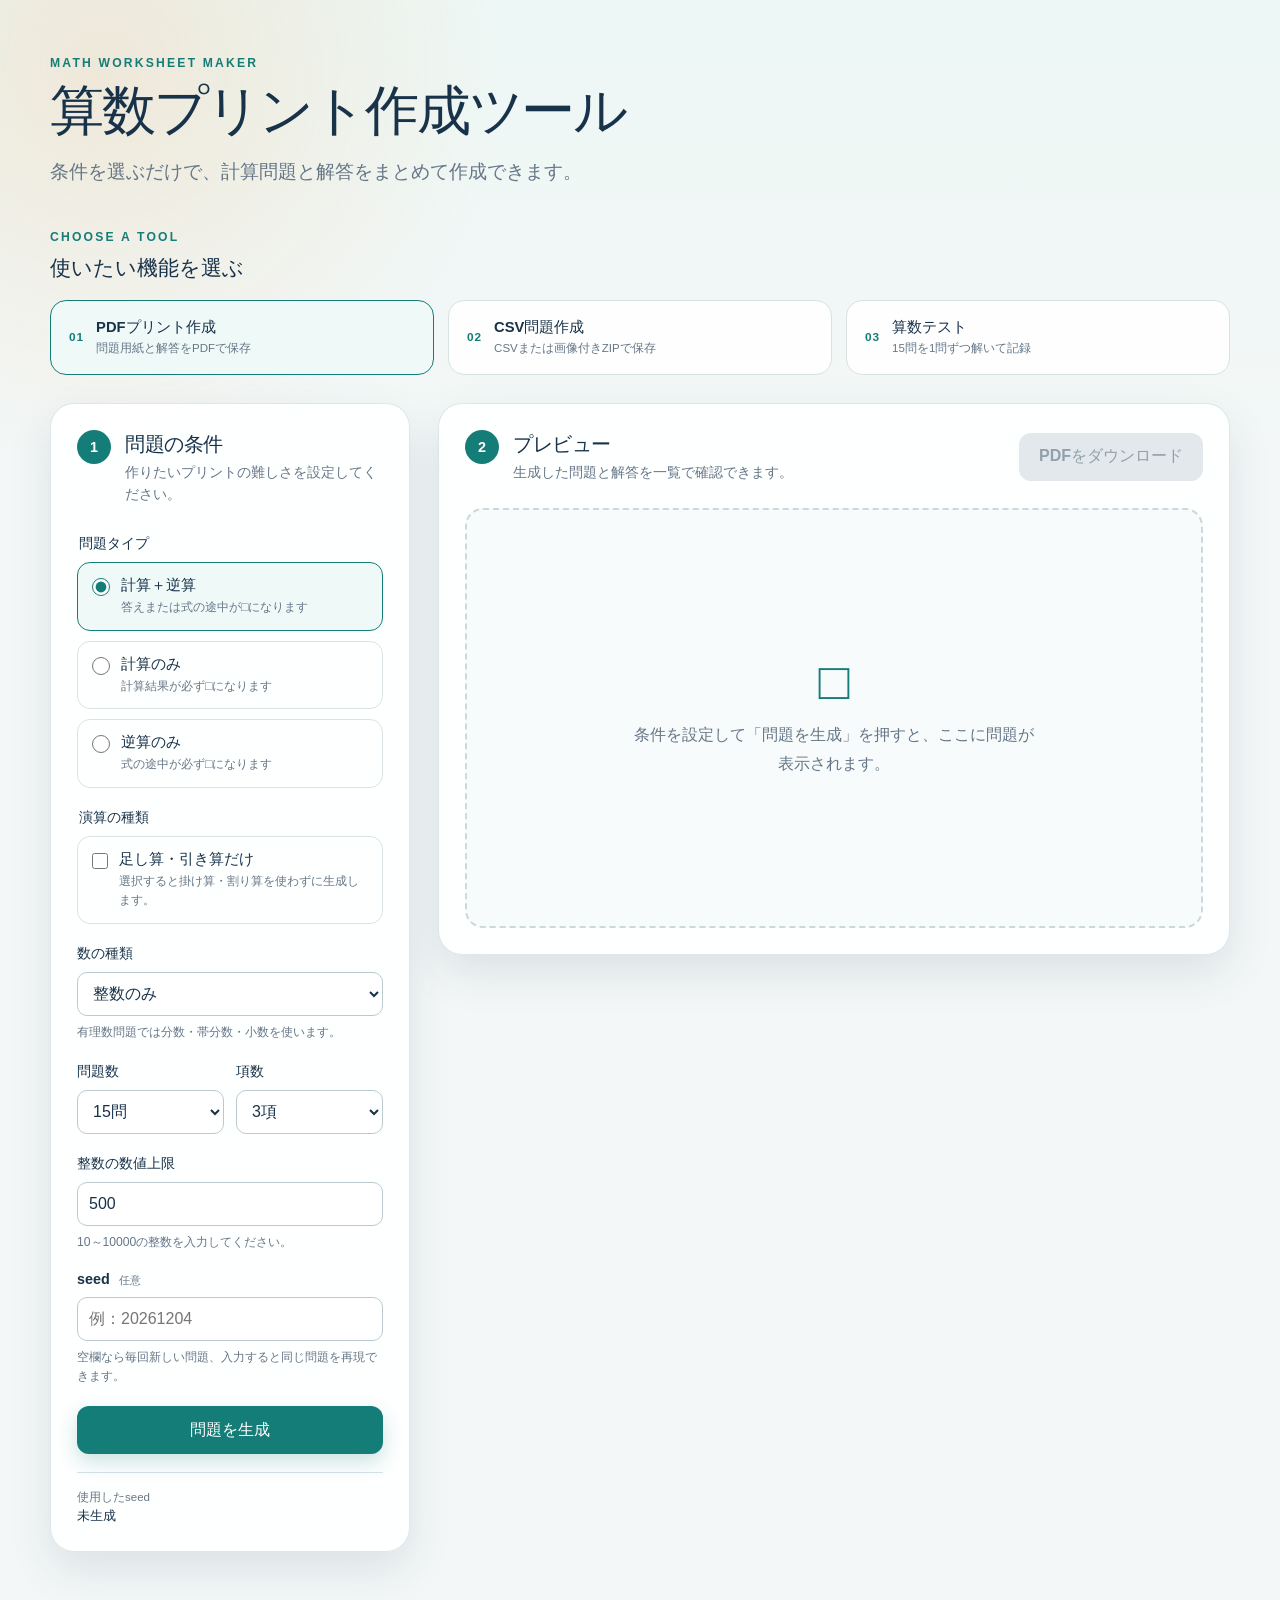
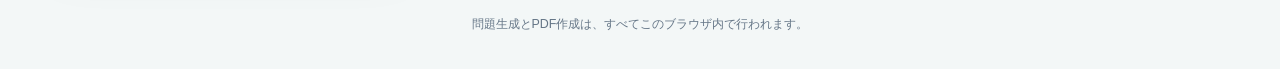
<file: index.html>
<!doctype html>
<html lang="ja">
<head>
  <meta charset="utf-8">
  <meta name="viewport" content="width=device-width, initial-scale=1">
  <meta name="description" content="条件を選んで算数の計算問題を作り、問題用紙と解答をPDFで保存できるツールです。">
  <meta name="color-scheme" content="light">
  <meta http-equiv="Content-Security-Policy" content="default-src 'self'; script-src 'self'; style-src 'self'; font-src 'self'; connect-src 'self'; img-src 'self' data: blob:; worker-src 'self' blob:; object-src 'none'; base-uri 'self'; form-action 'self'">
  <title>算数プリント作成ツール</title>
  <link rel="stylesheet" href="css/style.css">
  <link rel="stylesheet" href="katex/katex.min.css">
  <script defer src="katex/katex.min.js"></script>
  <script defer src="vendor/jspdf.umd.min.js"></script>
  <script defer src="js/site-config.js"></script>
  <script defer src="algorithm/int_problem_generator.js"></script>
  <script defer src="js/problem-service.js"></script>
  <script defer src="js/settings.js"></script>
  <script defer src="js/math-display.js"></script>
  <script defer src="js/pdf.js"></script>
  <script defer src="js/app.js"></script>
</head>
<body>
  <header class="site-header">
    <div class="site-header__inner">
      <p class="eyebrow">MATH WORKSHEET MAKER</p>
      <h1>算数プリント作成ツール</h1>
      <p class="lead">条件を選ぶだけで、計算問題と解答をまとめて作成できます。</p>
    </div>
  </header>

  <nav class="feature-nav" aria-labelledby="feature-nav-title">
    <div class="feature-nav__inner">
      <div class="feature-nav__heading">
        <p class="eyebrow">CHOOSE A TOOL</p>
        <h2 id="feature-nav-title">使いたい機能を選ぶ</h2>
      </div>
      <div class="feature-nav__list">
        <a class="feature-card is-current" href="#generator-form" aria-current="page">
          <span class="feature-card__number" aria-hidden="true">01</span>
          <strong>PDFプリント作成</strong>
          <small>問題用紙と解答をPDFで保存</small>
        </a>
        <a class="feature-card" href="csv.html">
          <span class="feature-card__number" aria-hidden="true">02</span>
          <strong>CSV問題作成</strong>
          <small>CSVまたは画像付きZIPで保存</small>
        </a>
        <a class="feature-card" href="test.html">
          <span class="feature-card__number" aria-hidden="true">03</span>
          <strong>算数テスト</strong>
          <small><span data-test-size></span>問を1問ずつ解いて記録</small>
        </a>
      </div>
    </div>
  </nav>

  <main class="app-shell">
    <section class="settings-card" aria-labelledby="settings-title">
      <div class="section-heading">
        <span class="step-number" aria-hidden="true">1</span>
        <div>
          <h2 id="settings-title">問題の条件</h2>
          <p>作りたいプリントの難しさを設定してください。</p>
        </div>
      </div>

      <form id="generator-form" novalidate>
        <fieldset class="form-group">
          <legend>問題タイプ</legend>
          <label class="choice-card">
            <input type="radio" name="problem-type" value="mixed" checked>
            <span>
              <strong>計算＋逆算</strong>
              <small>答えまたは式の途中が□になります</small>
            </span>
          </label>
          <label class="choice-card">
            <input type="radio" name="problem-type" value="calculation">
            <span><strong>計算のみ</strong><small>計算結果が必ず□になります</small></span>
          </label>
          <label class="choice-card">
            <input type="radio" name="problem-type" value="inverse">
            <span>
              <strong>逆算のみ</strong>
              <small>式の途中が必ず□になります</small>
            </span>
          </label>
        </fieldset>

        <fieldset class="form-group">
          <legend>演算の種類</legend>
          <label class="choice-card">
            <input id="add-sub-only" name="add-sub-only" type="checkbox">
            <span>
              <strong>足し算・引き算だけ</strong>
              <small>選択すると掛け算・割り算を使わずに生成します。</small>
            </span>
          </label>
        </fieldset>

        <label class="form-field" for="number-type">
          <span>数の種類</span>
          <select id="number-type" name="number-type">
            <option value="mixed">整数＋有理数</option>
            <option value="integer" selected>整数のみ</option>
            <option value="rational">有理数のみ</option>
          </select>
          <small>有理数問題では分数・帯分数・小数を使います。</small>
        </label>

        <div class="form-row">
          <label class="form-field" for="problem-count">
            <span>問題数</span>
            <select id="problem-count" name="problem-count"></select>
          </label>

          <label class="form-field" for="term-count">
            <span>項数</span>
            <select id="term-count" name="term-count"></select>
          </label>
        </div>

        <label id="integer-count-field" class="form-field" for="integer-count" hidden>
          <span>整数問題数</span>
          <input id="integer-count" name="integer-count" type="number" min="0" step="1" inputmode="numeric" disabled aria-describedby="rational-count-help">
          <small id="rational-count-help" aria-live="polite"></small>
        </label>

        <label class="form-field" for="max-int">
          <span>整数の数値上限</span>
          <input id="max-int" name="max-int" type="number" step="1" inputmode="numeric" required aria-describedby="max-int-help">
          <small id="max-int-help"></small>
        </label>

        <fieldset id="rational-settings" class="form-group rational-settings" hidden>
          <legend>有理数の設定</legend>
          <label class="form-field" for="max-num">
            <span>計算結果の上限</span>
            <input id="max-num" name="max-num" type="number" step="1" inputmode="numeric" disabled aria-describedby="max-num-help">
            <small id="max-num-help"></small>
          </label>
          <label class="form-field" for="max-denominator">
            <span>分母の設定</span>
            <input id="max-denominator" name="max-denominator" type="number" step="1" inputmode="numeric" disabled aria-describedby="max-denominator-help">
            <small id="max-denominator-help"></small>
          </label>
        </fieldset>

        <label class="form-field" for="seed">
          <span>seed <em>任意</em></span>
          <input id="seed" name="seed" type="text" maxlength="80" autocomplete="off" placeholder="例：20260818" aria-describedby="seed-help">
          <small id="seed-help">空欄なら毎回新しい問題、入力すると同じ問題を再現できます。</small>
        </label>

        <div id="form-error" class="error-message" role="alert" aria-live="assertive" hidden></div>
        <p id="generation-progress" class="generation-progress" role="status" hidden></p>

        <button class="primary-button" type="submit">
          <span>問題を生成</span>
        </button>
      </form>

      <dl class="generation-status" aria-live="polite">
        <div>
          <dt>使用したseed</dt>
          <dd><output id="used-seed">未生成</output></dd>
        </div>
      </dl>
    </section>

    <section class="preview-section" aria-labelledby="preview-title">
      <div class="preview-toolbar">
        <div class="section-heading">
          <span class="step-number" aria-hidden="true">2</span>
          <div>
            <h2 id="preview-title">プレビュー</h2>
            <p>生成した問題と解答を一覧で確認できます。</p>
          </div>
        </div>
        <button id="download-button" class="secondary-button" type="button" disabled>
          PDFをダウンロード
        </button>
      </div>

      <div id="preview-empty" class="preview-empty">
        <p class="preview-empty__symbol" aria-hidden="true">□</p>
        <p>条件を設定して「問題を生成」を押すと、ここに問題が表示されます。</p>
      </div>

      <div id="problem-preview" class="problem-preview" hidden>
        <table class="problem-preview__table">
          <thead>
            <tr>
              <th scope="col">問題</th>
              <th scope="col">解答</th>
            </tr>
          </thead>
          <tbody id="problem-preview-body" aria-live="polite"></tbody>
        </table>
      </div>
    </section>
  </main>

  <footer class="site-footer">
    <p>問題生成とPDF作成は、すべてこのブラウザ内で行われます。</p>
  </footer>

  <noscript>
    <p class="noscript-message">このツールを使うにはJavaScriptを有効にしてください。</p>
  </noscript>
</body>
</html>
</file>
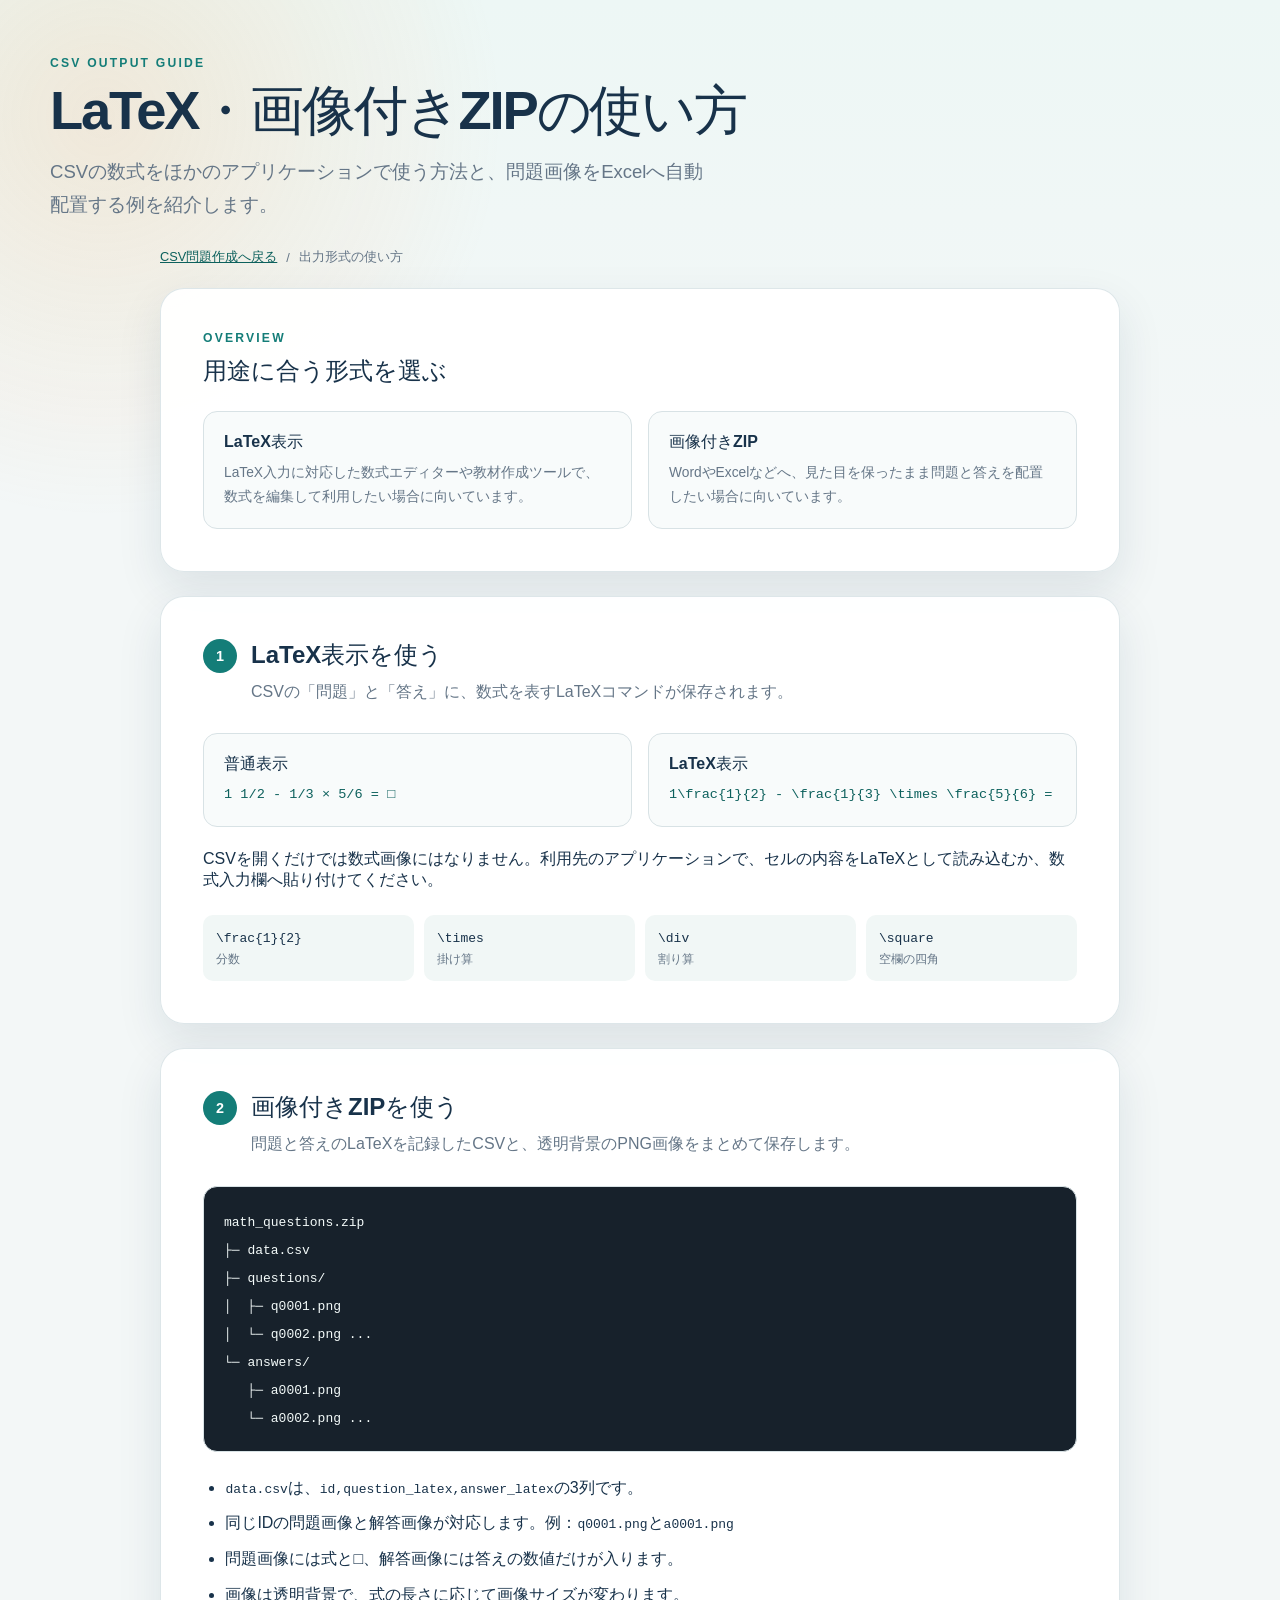
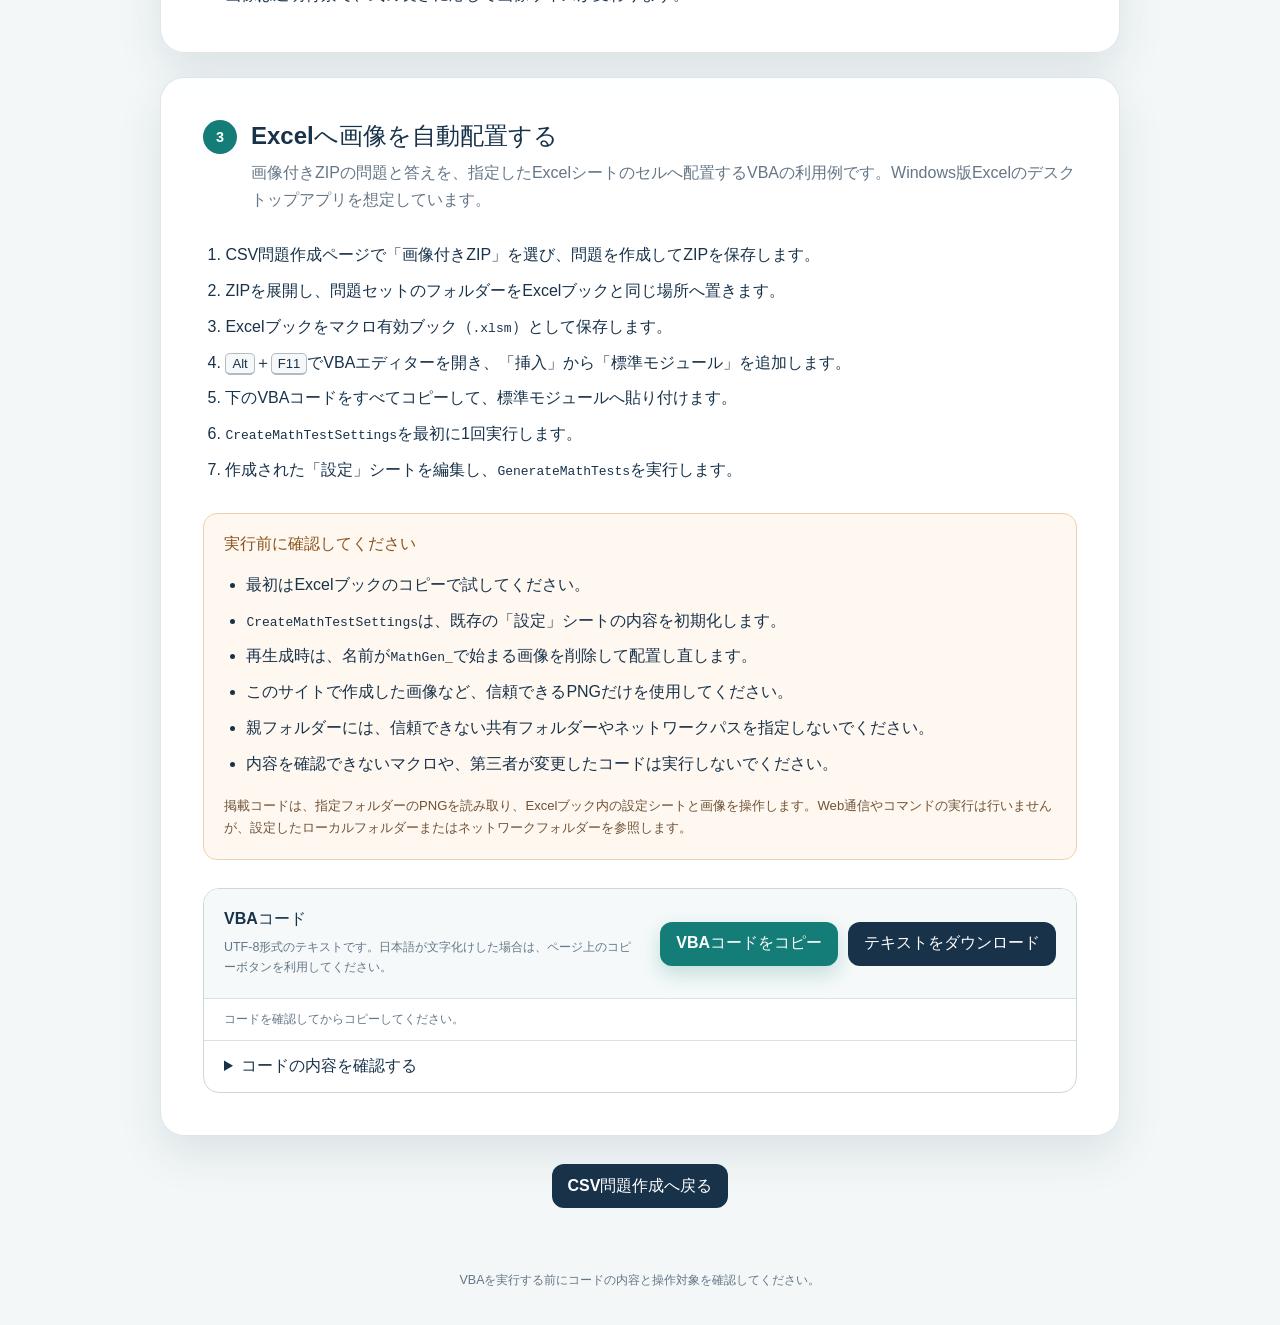
<file: csv-guide.html>
<!doctype html>
<html lang="ja">
<head>
  <meta charset="utf-8">
  <meta name="viewport" content="width=device-width, initial-scale=1">
  <meta name="description" content="算数問題CSVのLaTeX表記と画像付きZIPの使い方、Excelへ問題画像を配置するVBAの利用例を紹介します。">
  <meta name="color-scheme" content="light">
  <meta http-equiv="Content-Security-Policy" content="default-src 'self'; script-src 'self'; style-src 'self'; connect-src 'self'; img-src 'self' data:; object-src 'none'; base-uri 'self'; form-action 'self'">
  <title>LaTeX・画像付きZIPの使い方｜算数プリント作成ツール</title>
  <link rel="stylesheet" href="css/style.css">
  <script defer src="js/vba-guide.js"></script>
</head>
<body>
  <header class="site-header site-header--compact">
    <div class="site-header__inner">
      <p class="eyebrow">CSV OUTPUT GUIDE</p>
      <h1>LaTeX・画像付きZIPの使い方</h1>
      <p class="lead">CSVの数式をほかのアプリケーションで使う方法と、問題画像をExcelへ自動配置する例を紹介します。</p>
    </div>
  </header>

  <nav class="guide-breadcrumb" aria-label="現在位置">
    <a href="csv.html">CSV問題作成へ戻る</a>
    <span aria-hidden="true">/</span>
    <span>出力形式の使い方</span>
  </nav>

  <main class="guide-shell">
    <section class="guide-card guide-intro" aria-labelledby="guide-overview-title">
      <p class="eyebrow">OVERVIEW</p>
      <h2 id="guide-overview-title">用途に合う形式を選ぶ</h2>
      <div class="guide-format-grid">
        <article>
          <h3>LaTeX表示</h3>
          <p>LaTeX入力に対応した数式エディターや教材作成ツールで、数式を編集して利用したい場合に向いています。</p>
        </article>
        <article>
          <h3>画像付きZIP</h3>
          <p>WordやExcelなどへ、見た目を保ったまま問題と答えを配置したい場合に向いています。</p>
        </article>
      </div>
    </section>

    <section class="guide-card" aria-labelledby="latex-guide-title">
      <div class="guide-heading">
        <span class="step-number" aria-hidden="true">1</span>
        <div>
          <h2 id="latex-guide-title">LaTeX表示を使う</h2>
          <p>CSVの「問題」と「答え」に、数式を表すLaTeXコマンドが保存されます。</p>
        </div>
      </div>

      <div class="guide-example-grid">
        <div>
          <h3>普通表示</h3>
          <code>1 1/2 - 1/3 × 5/6 = □</code>
        </div>
        <div>
          <h3>LaTeX表示</h3>
          <code>1\frac{1}{2} - \frac{1}{3} \times \frac{5}{6} = \square</code>
        </div>
      </div>

      <p>CSVを開くだけでは数式画像にはなりません。利用先のアプリケーションで、セルの内容をLaTeXとして読み込むか、数式入力欄へ貼り付けてください。</p>
      <dl class="guide-command-list">
        <div><dt><code>\frac{1}{2}</code></dt><dd>分数</dd></div>
        <div><dt><code>\times</code></dt><dd>掛け算</dd></div>
        <div><dt><code>\div</code></dt><dd>割り算</dd></div>
        <div><dt><code>\square</code></dt><dd>空欄の四角</dd></div>
      </dl>
    </section>

    <section class="guide-card" aria-labelledby="image-guide-title">
      <div class="guide-heading">
        <span class="step-number" aria-hidden="true">2</span>
        <div>
          <h2 id="image-guide-title">画像付きZIPを使う</h2>
          <p>問題と答えのLaTeXを記録したCSVと、透明背景のPNG画像をまとめて保存します。</p>
        </div>
      </div>

      <div class="guide-file-tree" role="img" aria-label="画像付きZIPのフォルダー構成">
        <code>math_questions.zip<br>
├─ data.csv<br>
├─ questions/<br>
│&nbsp;&nbsp;├─ q0001.png<br>
│&nbsp;&nbsp;└─ q0002.png ...<br>
└─ answers/<br>
&nbsp;&nbsp;&nbsp;├─ a0001.png<br>
&nbsp;&nbsp;&nbsp;└─ a0002.png ...</code>
      </div>

      <ul class="guide-list">
        <li><code>data.csv</code>は、<code>id,question_latex,answer_latex</code>の3列です。</li>
        <li>同じIDの問題画像と解答画像が対応します。例：<code>q0001.png</code>と<code>a0001.png</code></li>
        <li>問題画像には式と□、解答画像には答えの数値だけが入ります。</li>
        <li>画像は透明背景で、式の長さに応じて画像サイズが変わります。</li>
      </ul>
    </section>

    <section class="guide-card" aria-labelledby="excel-guide-title">
      <div class="guide-heading">
        <span class="step-number" aria-hidden="true">3</span>
        <div>
          <h2 id="excel-guide-title">Excelへ画像を自動配置する</h2>
          <p>画像付きZIPの問題と答えを、指定したExcelシートのセルへ配置するVBAの利用例です。Windows版Excelのデスクトップアプリを想定しています。</p>
        </div>
      </div>

      <ol class="guide-steps">
        <li>CSV問題作成ページで「画像付きZIP」を選び、問題を作成してZIPを保存します。</li>
        <li>ZIPを展開し、問題セットのフォルダーをExcelブックと同じ場所へ置きます。</li>
        <li>Excelブックをマクロ有効ブック（<code>.xlsm</code>）として保存します。</li>
        <li><kbd>Alt</kbd>＋<kbd>F11</kbd>でVBAエディターを開き、「挿入」から「標準モジュール」を追加します。</li>
        <li>下のVBAコードをすべてコピーして、標準モジュールへ貼り付けます。</li>
        <li><code>CreateMathTestSettings</code>を最初に1回実行します。</li>
        <li>作成された「設定」シートを編集し、<code>GenerateMathTests</code>を実行します。</li>
      </ol>

      <aside class="guide-notice" aria-labelledby="macro-notice-title">
        <h3 id="macro-notice-title">実行前に確認してください</h3>
        <ul class="guide-list">
          <li>最初はExcelブックのコピーで試してください。</li>
          <li><code>CreateMathTestSettings</code>は、既存の「設定」シートの内容を初期化します。</li>
          <li>再生成時は、名前が<code>MathGen_</code>で始まる画像を削除して配置し直します。</li>
          <li>このサイトで作成した画像など、信頼できるPNGだけを使用してください。</li>
          <li>親フォルダーには、信頼できない共有フォルダーやネットワークパスを指定しないでください。</li>
          <li>内容を確認できないマクロや、第三者が変更したコードは実行しないでください。</li>
        </ul>
        <p>掲載コードは、指定フォルダーのPNGを読み取り、Excelブック内の設定シートと画像を操作します。Web通信やコマンドの実行は行いませんが、設定したローカルフォルダーまたはネットワークフォルダーを参照します。</p>
      </aside>

      <div class="code-panel" aria-labelledby="vba-code-title">
        <div class="code-toolbar">
          <div>
            <h3 id="vba-code-title">VBAコード</h3>
            <p>UTF-8形式のテキストです。日本語が文字化けした場合は、ページ上のコピーボタンを利用してください。</p>
          </div>
          <div class="code-actions">
            <button id="copy-vba-button" class="primary-button" type="button" disabled>VBAコードをコピー</button>
            <a class="secondary-button" href="vba_code.txt" download="vba_code.txt">テキストをダウンロード</a>
          </div>
        </div>
        <p id="copy-vba-status" class="code-status" role="status" aria-live="polite">VBAコードを読み込んでいます…</p>
        <details class="code-details">
          <summary>コードの内容を確認する</summary>
          <pre tabindex="0"><code id="vba-code">読み込み中…</code></pre>
        </details>
      </div>
    </section>

    <p class="guide-back-link"><a class="secondary-button" href="csv.html">CSV問題作成へ戻る</a></p>
  </main>

  <footer class="site-footer">
    <p>VBAを実行する前にコードの内容と操作対象を確認してください。</p>
  </footer>

  <noscript>
    <p class="noscript-message">コードのコピー機能を使うにはJavaScriptを有効にしてください。テキストファイルはJavaScriptなしでもダウンロードできます。</p>
  </noscript>
</body>
</html>
</file>
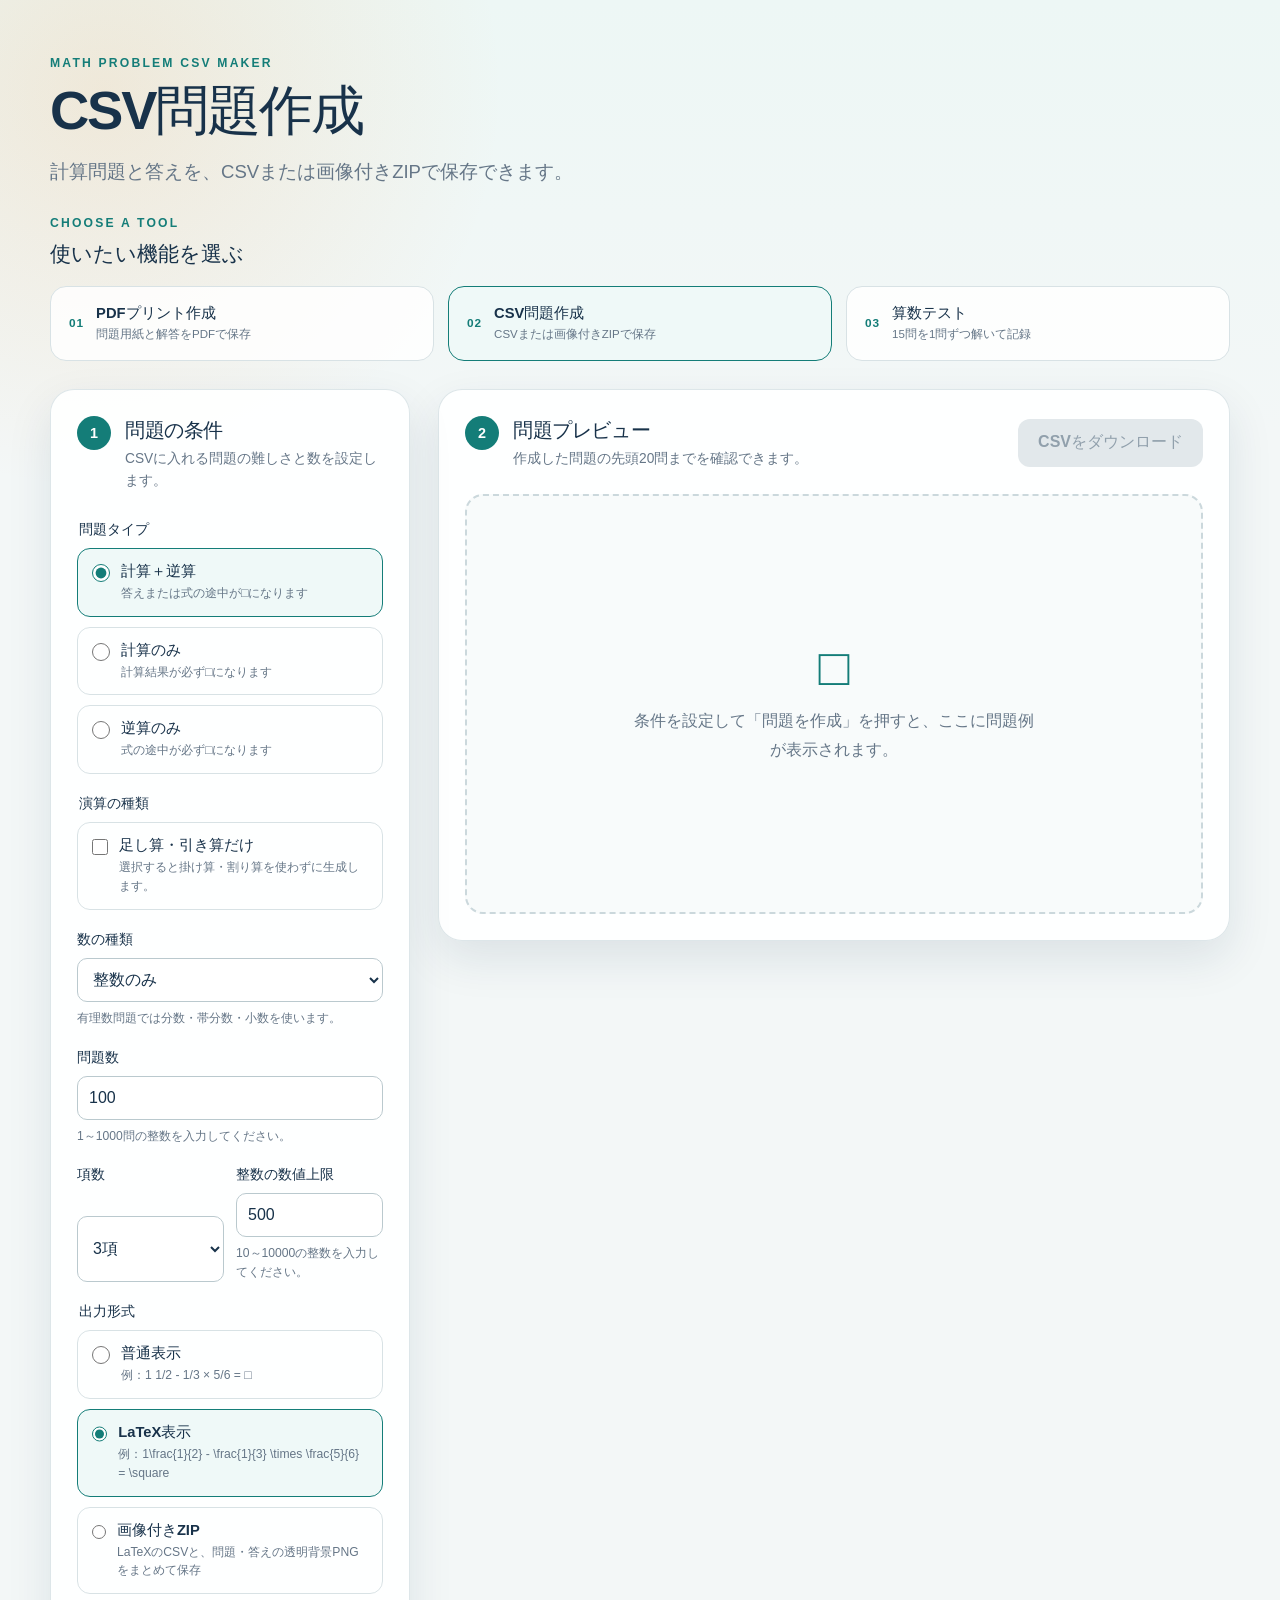
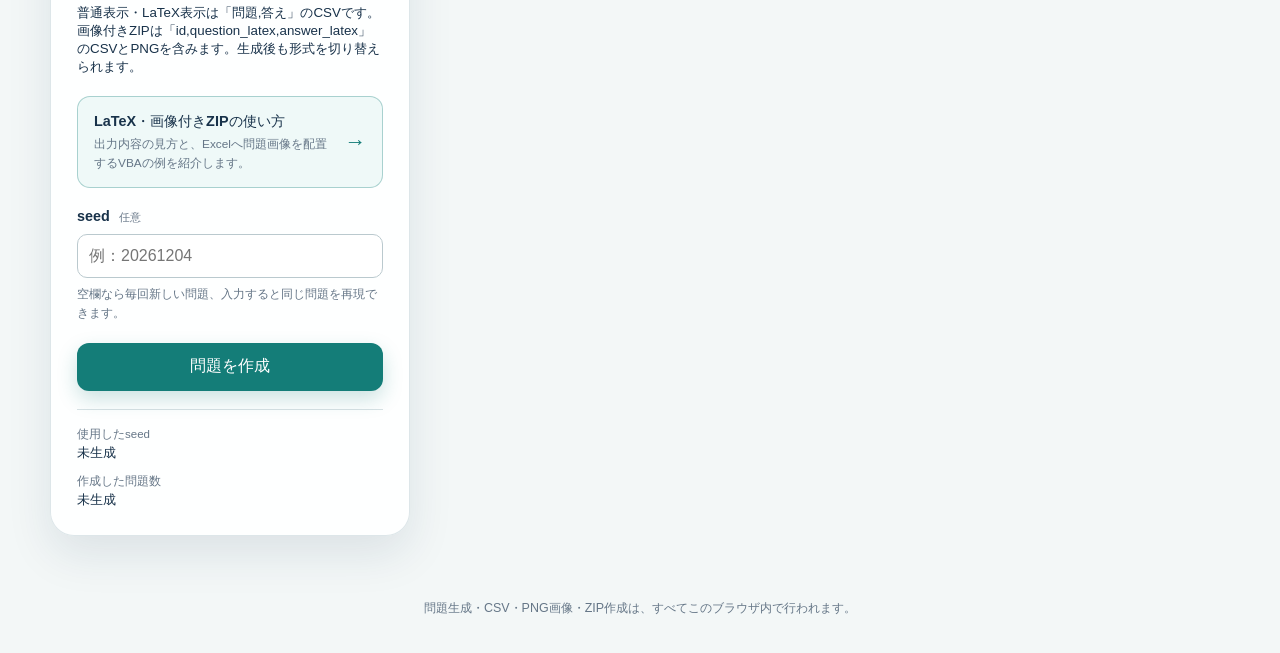
<file: csv.html>
<!doctype html>
<html lang="ja">
<head>
  <meta charset="utf-8">
  <meta name="viewport" content="width=device-width, initial-scale=1">
  <meta name="description" content="条件を指定して算数問題を作成し、CSVまたは問題・解答のPNG画像付きZIPで保存できるツールです。">
  <meta name="color-scheme" content="light">
  <!-- PNG画像内の数式スタイルと埋め込みフォントに対応。スクリプト・通信先は同一サイトに限定する。 -->
  <meta http-equiv="Content-Security-Policy" content="default-src 'self'; script-src 'self'; style-src 'self' 'unsafe-inline'; font-src 'self' data:; connect-src 'self'; img-src 'self' data: blob:; worker-src 'self' blob:; object-src 'none'; base-uri 'self'; form-action 'self'">
  <title>CSV問題作成｜算数プリント作成ツール</title>
  <link rel="stylesheet" href="css/style.css">
  <link id="katex-stylesheet" rel="stylesheet" href="katex/katex.min.css">
  <script defer src="katex/katex.min.js"></script>
  <script defer src="js/site-config.js"></script>
  <script defer src="algorithm/int_problem_generator.js"></script>
  <script defer src="js/problem-service.js"></script>
  <script defer src="js/settings.js"></script>
  <script defer src="js/math-display.js"></script>
  <script defer src="vendor/html-to-image.js"></script>
  <script defer src="vendor/fflate.js"></script>
  <script defer src="js/zip-export.js"></script>
  <script defer src="js/csv.js"></script>
</head>
<body>
  <header class="site-header site-header--compact">
    <div class="site-header__inner">
      <p class="eyebrow">MATH PROBLEM CSV MAKER</p>
      <h1>CSV問題作成</h1>
      <p class="lead">計算問題と答えを、CSVまたは画像付きZIPで保存できます。</p>
    </div>
  </header>

  <nav class="feature-nav" aria-labelledby="feature-nav-title">
    <div class="feature-nav__inner">
      <div class="feature-nav__heading">
        <p class="eyebrow">CHOOSE A TOOL</p>
        <h2 id="feature-nav-title">使いたい機能を選ぶ</h2>
      </div>
      <div class="feature-nav__list">
        <a class="feature-card" href="index.html">
          <span class="feature-card__number" aria-hidden="true">01</span>
          <strong>PDFプリント作成</strong>
          <small>問題用紙と解答をPDFで保存</small>
        </a>
        <a class="feature-card is-current" href="#csv-form" aria-current="page">
          <span class="feature-card__number" aria-hidden="true">02</span>
          <strong>CSV問題作成</strong>
          <small>CSVまたは画像付きZIPで保存</small>
        </a>
        <a class="feature-card" href="test.html">
          <span class="feature-card__number" aria-hidden="true">03</span>
          <strong>算数テスト</strong>
          <small><span data-test-size></span>問を1問ずつ解いて記録</small>
        </a>
      </div>
    </div>
  </nav>

  <main class="app-shell">
    <section class="settings-card" aria-labelledby="settings-title">
      <div class="section-heading">
        <span class="step-number" aria-hidden="true">1</span>
        <div>
          <h2 id="settings-title">問題の条件</h2>
          <p>CSVに入れる問題の難しさと数を設定します。</p>
        </div>
      </div>

      <form id="csv-form" novalidate>
        <fieldset class="form-group">
          <legend>問題タイプ</legend>
          <label class="choice-card">
            <input type="radio" name="problem-type" value="mixed" checked>
            <span>
              <strong>計算＋逆算</strong>
              <small>答えまたは式の途中が□になります</small>
            </span>
          </label>
          <label class="choice-card">
            <input type="radio" name="problem-type" value="calculation">
            <span><strong>計算のみ</strong><small>計算結果が必ず□になります</small></span>
          </label>
          <label class="choice-card">
            <input type="radio" name="problem-type" value="inverse">
            <span>
              <strong>逆算のみ</strong>
              <small>式の途中が必ず□になります</small>
            </span>
          </label>
        </fieldset>

        <fieldset class="form-group">
          <legend>演算の種類</legend>
          <label class="choice-card">
            <input id="add-sub-only" name="add-sub-only" type="checkbox">
            <span>
              <strong>足し算・引き算だけ</strong>
              <small>選択すると掛け算・割り算を使わずに生成します。</small>
            </span>
          </label>
        </fieldset>

        <label class="form-field" for="number-type">
          <span>数の種類</span>
          <select id="number-type" name="number-type">
            <option value="mixed">整数＋有理数</option>
            <option value="integer" selected>整数のみ</option>
            <option value="rational">有理数のみ</option>
          </select>
          <small>有理数問題では分数・帯分数・小数を使います。</small>
        </label>

        <label class="form-field" for="csv-problem-count">
          <span>問題数</span>
          <input id="csv-problem-count" name="problem-count" type="number" step="1" inputmode="numeric" required aria-describedby="csv-problem-count-help">
          <small id="csv-problem-count-help"></small>
        </label>

        <label id="integer-count-field" class="form-field" for="integer-count" hidden>
          <span>整数問題数</span>
          <input id="integer-count" name="integer-count" type="number" min="0" step="1" inputmode="numeric" disabled aria-describedby="rational-count-help">
          <small id="rational-count-help" aria-live="polite"></small>
        </label>

        <div class="form-row">
          <label class="form-field" for="term-count">
            <span>項数</span>
            <select id="term-count" name="term-count"></select>
          </label>

          <label class="form-field" for="max-int">
            <span>整数の数値上限</span>
            <input id="max-int" name="max-int" type="number" step="1" inputmode="numeric" required aria-describedby="max-int-help">
            <small id="max-int-help"></small>
          </label>
        </div>

        <fieldset id="rational-settings" class="form-group rational-settings" hidden>
          <legend>有理数の設定</legend>
          <label class="form-field" for="max-num">
            <span>計算結果の上限</span>
            <input id="max-num" name="max-num" type="number" step="1" inputmode="numeric" disabled aria-describedby="max-num-help">
            <small id="max-num-help"></small>
          </label>
          <label class="form-field" for="max-denominator">
            <span>分母の設定</span>
            <input id="max-denominator" name="max-denominator" type="number" step="1" inputmode="numeric" disabled aria-describedby="max-denominator-help">
            <small id="max-denominator-help"></small>
          </label>
        </fieldset>

        <fieldset class="form-group" aria-describedby="csv-output-format-help">
          <legend>出力形式</legend>
          <label class="choice-card">
            <input type="radio" name="csv-output-format" value="plain">
            <span>
              <strong>普通表示</strong>
              <small>例：1 1/2 - 1/3 × 5/6 = □</small>
            </span>
          </label>
          <label class="choice-card">
            <input type="radio" name="csv-output-format" value="latex" checked>
            <span>
              <strong>LaTeX表示</strong>
              <small>例：1\frac{1}{2} - \frac{1}{3} \times \frac{5}{6} = \square</small>
            </span>
          </label>
          <label class="choice-card">
            <input type="radio" name="csv-output-format" value="zip">
            <span>
              <strong>画像付きZIP</strong>
              <small>LaTeXのCSVと、問題・答えの透明背景PNGをまとめて保存</small>
            </span>
          </label>
          <small id="csv-output-format-help">普通表示・LaTeX表示は「問題,答え」のCSVです。画像付きZIPは「id,question_latex,answer_latex」のCSVとPNGを含みます。生成後も形式を切り替えられます。</small>
        </fieldset>

        <a class="format-guide-link" href="csv-guide.html">
          <span>
            <strong>LaTeX・画像付きZIPの使い方</strong>
            <small>出力内容の見方と、Excelへ問題画像を配置するVBAの例を紹介します。</small>
          </span>
          <span class="format-guide-link__arrow" aria-hidden="true">→</span>
        </a>

        <label class="form-field" for="seed">
          <span>seed <em>任意</em></span>
          <input id="seed" name="seed" type="text" maxlength="80" autocomplete="off" placeholder="例：20260825" aria-describedby="seed-help">
          <small id="seed-help">空欄なら毎回新しい問題、入力すると同じ問題を再現できます。</small>
        </label>

        <div id="form-error" class="error-message" role="alert" aria-live="assertive" hidden></div>
        <p id="generation-progress" class="generation-progress" role="status" hidden></p>

        <button class="primary-button" type="submit">問題を作成</button>
      </form>

      <dl class="generation-status" aria-live="polite">
        <div>
          <dt>使用したseed</dt>
          <dd><output id="used-seed">未生成</output></dd>
        </div>
        <div>
          <dt>作成した問題数</dt>
          <dd><output id="generated-count">未生成</output></dd>
        </div>
      </dl>
    </section>

    <section class="preview-section" aria-labelledby="preview-title">
      <div class="preview-toolbar">
        <div class="section-heading">
          <span class="step-number" aria-hidden="true">2</span>
          <div>
            <h2 id="preview-title">問題プレビュー</h2>
            <p id="preview-description">作成した問題の先頭20問までを確認できます。</p>
          </div>
        </div>
        <button id="csv-download-button" class="secondary-button" type="button" disabled>CSVをダウンロード</button>
      </div>

      <div id="zip-export-status" class="zip-export-status" hidden>
        <p id="zip-export-progress" class="generation-progress" role="status" aria-live="polite"></p>
        <progress id="zip-export-meter" value="0" max="1" aria-label="画像作成の進捗" hidden></progress>
        <div class="zip-export-actions">
          <button id="zip-cancel-button" class="secondary-button" type="button" hidden>ZIP作成をキャンセル</button>
          <a id="zip-save-link" class="secondary-button" download="math_questions.zip" hidden>作成済みZIPを保存</a>
        </div>
        <p id="zip-save-help" hidden>保存が始まらない場合や、もう一度保存する場合は「作成済みZIPを保存」を押してください。</p>
      </div>

      <div id="preview-empty" class="preview-empty">
        <p class="preview-empty__symbol" aria-hidden="true">□</p>
        <p>条件を設定して「問題を作成」を押すと、ここに問題例が表示されます。</p>
      </div>

      <div id="problem-preview" class="problem-preview" hidden>
        <table class="problem-preview__table">
          <thead>
            <tr>
              <th scope="col">問題</th>
              <th scope="col">答え</th>
            </tr>
          </thead>
          <tbody id="problem-preview-body"></tbody>
        </table>
      </div>
    </section>
  </main>

  <footer class="site-footer">
    <p>問題生成・CSV・PNG画像・ZIP作成は、すべてこのブラウザ内で行われます。</p>
  </footer>

  <noscript>
    <p class="noscript-message">このツールを使うにはJavaScriptを有効にしてください。</p>
  </noscript>
</body>
</html>
</file>
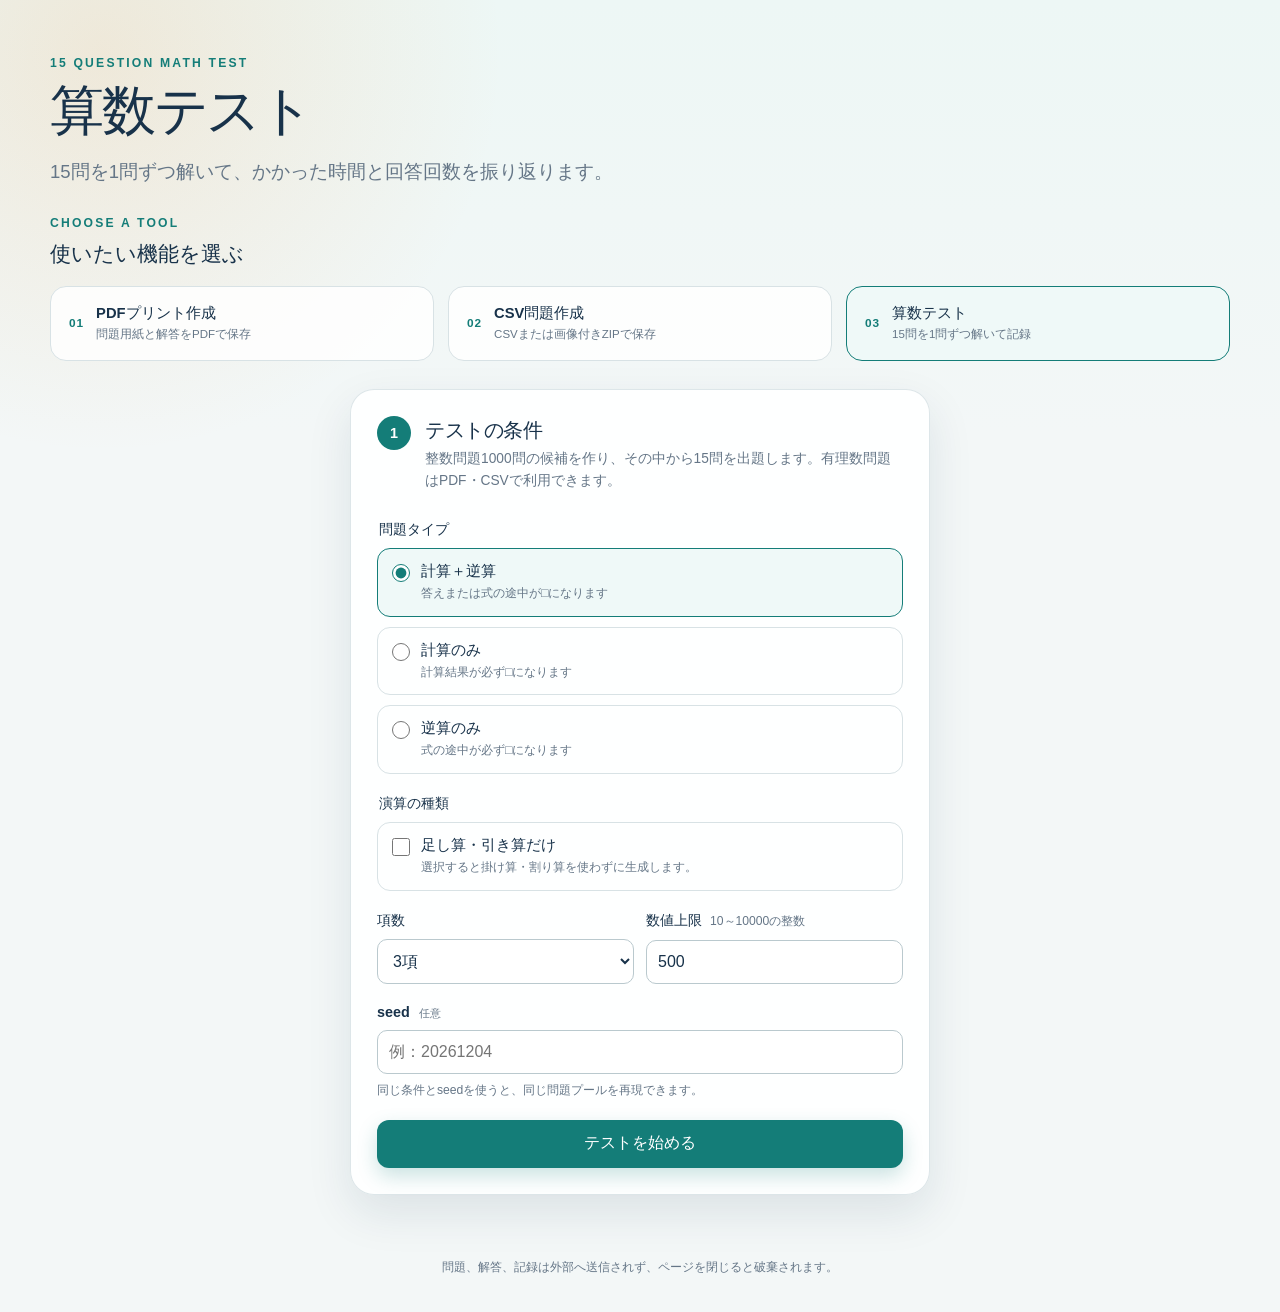
<file: test.html>
<!doctype html>
<html lang="ja">
<head>
  <meta charset="utf-8">
  <meta name="viewport" content="width=device-width, initial-scale=1">
  <meta name="description" content="条件に合わせて作られた算数問題を1問ずつ解き、解答時間と回答回数を確認できるテストです。">
  <meta name="color-scheme" content="light">
  <meta http-equiv="Content-Security-Policy" content="default-src 'self'; script-src 'self'; style-src 'self'; font-src 'self'; connect-src 'self'; img-src 'self' data: blob:; worker-src 'self' blob:; object-src 'none'; base-uri 'self'; form-action 'self'">
  <title>算数テスト｜算数プリント作成ツール</title>
  <link rel="stylesheet" href="css/style.css">
  <script defer src="js/site-config.js"></script>
  <script defer src="algorithm/int_problem_generator.js"></script>
  <script defer src="js/problem-service.js"></script>
  <script defer src="js/test.js"></script>
</head>
<body>
  <header class="site-header site-header--compact">
    <div class="site-header__inner">
      <p class="eyebrow"><span data-test-size></span> QUESTION MATH TEST</p>
      <h1>算数テスト</h1>
      <p class="lead"><span data-test-size></span>問を1問ずつ解いて、かかった時間と回答回数を振り返ります。</p>
    </div>
  </header>

  <nav class="feature-nav" aria-labelledby="feature-nav-title">
    <div class="feature-nav__inner">
      <div class="feature-nav__heading">
        <p class="eyebrow">CHOOSE A TOOL</p>
        <h2 id="feature-nav-title">使いたい機能を選ぶ</h2>
      </div>
      <div class="feature-nav__list">
        <a class="feature-card" href="index.html">
          <span class="feature-card__number" aria-hidden="true">01</span>
          <strong>PDFプリント作成</strong>
          <small>問題用紙と解答をPDFで保存</small>
        </a>
        <a class="feature-card" href="csv.html">
          <span class="feature-card__number" aria-hidden="true">02</span>
          <strong>CSV問題作成</strong>
          <small>CSVまたは画像付きZIPで保存</small>
        </a>
        <a class="feature-card is-current" href="#test-settings" aria-current="page">
          <span class="feature-card__number" aria-hidden="true">03</span>
          <strong>算数テスト</strong>
          <small><span data-test-size></span>問を1問ずつ解いて記録</small>
        </a>
      </div>
    </div>
  </nav>

  <main class="test-shell">
    <section id="test-settings" class="settings-card test-settings" aria-labelledby="settings-title">
      <div class="section-heading">
        <span class="step-number" aria-hidden="true">1</span>
        <div>
          <h2 id="settings-title">テストの条件</h2>
          <p>整数問題<span data-test-pool-size></span>問の候補を作り、その中から<span data-test-size></span>問を出題します。有理数問題はPDF・CSVで利用できます。</p>
        </div>
      </div>

      <form id="test-settings-form" novalidate>
        <fieldset class="form-group">
          <legend>問題タイプ</legend>
          <label class="choice-card">
            <input type="radio" name="problem-type" value="mixed" checked>
            <span>
              <strong>計算＋逆算</strong>
              <small>答えまたは式の途中が□になります</small>
            </span>
          </label>
          <label class="choice-card">
            <input type="radio" name="problem-type" value="calculation">
            <span><strong>計算のみ</strong><small>計算結果が必ず□になります</small></span>
          </label>
          <label class="choice-card">
            <input type="radio" name="problem-type" value="inverse">
            <span>
              <strong>逆算のみ</strong>
              <small>式の途中が必ず□になります</small>
            </span>
          </label>
        </fieldset>

        <fieldset class="form-group">
          <legend>演算の種類</legend>
          <label class="choice-card">
            <input id="add-sub-only" name="add-sub-only" type="checkbox">
            <span>
              <strong>足し算・引き算だけ</strong>
              <small>選択すると掛け算・割り算を使わずに生成します。</small>
            </span>
          </label>
        </fieldset>

        <div class="form-row">
          <label class="form-field" for="term-count">
            <span>項数</span>
            <select id="term-count" name="term-count"></select>
          </label>

          <label class="form-field" for="max-int">
            <span class="form-field__label-row">
              数値上限
              <small id="max-int-help" class="form-field__inline-help"></small>
            </span>
            <input id="max-int" name="max-int" type="number" step="1" inputmode="numeric" required aria-describedby="max-int-help">
          </label>
        </div>

        <label class="form-field" for="seed">
          <span>seed <em>任意</em></span>
          <input id="seed" name="seed" type="text" maxlength="80" autocomplete="off" placeholder="例：20260825" aria-describedby="seed-help">
          <small id="seed-help">同じ条件とseedを使うと、同じ問題プールを再現できます。</small>
        </label>

        <div id="settings-error" class="error-message" role="alert" aria-live="assertive" hidden></div>

        <button class="primary-button" type="submit">テストを始める</button>
      </form>
    </section>

    <section id="test-question" class="test-card" aria-labelledby="question-title" hidden>
      <div class="test-progress-row">
        <p id="question-progress" class="test-progress">問題 1 / <span data-test-size></span></p>
        <p class="test-seed">seed: <output id="test-seed-output"></output></p>
      </div>
      <div class="progress-track" aria-hidden="true">
        <span id="progress-bar"></span>
      </div>

      <h2 id="question-title" class="test-expression">問題</h2>
      <p id="question-expression" class="test-expression__value"></p>

      <form id="answer-form" class="answer-form" novalidate>
        <label class="form-field" for="answer-input">
          <span>□に入る整数</span>
          <input id="answer-input" type="number" step="1" inputmode="numeric" autocomplete="off" required>
        </label>
        <button id="answer-button" class="primary-button" type="submit">解答する</button>
      </form>

      <p id="answer-feedback" class="answer-feedback" role="status" aria-live="assertive"></p>
    </section>

    <section id="test-results" class="results-card" aria-labelledby="results-title" hidden>
      <div class="results-heading">
        <p class="eyebrow">TEST COMPLETE</p>
        <h2 id="results-title"><span data-test-size></span>問すべて正解しました</h2>
        <p>今回の記録を振り返ってみましょう。</p>
      </div>

      <dl class="summary-grid">
        <div>
          <dt>合計解答時間</dt>
          <dd id="total-time">0.0秒</dd>
        </div>
        <div>
          <dt>平均解答時間</dt>
          <dd id="average-time">0.0秒</dd>
        </div>
        <div>
          <dt>最短解答時間</dt>
          <dd id="shortest-time">0.0秒</dd>
        </div>
        <div>
          <dt>最長解答時間</dt>
          <dd id="longest-time">0.0秒</dd>
        </div>
        <div>
          <dt>合計回答回数</dt>
          <dd id="total-attempts">0回</dd>
        </div>
      </dl>

      <section class="slowest-card" aria-labelledby="slowest-title">
        <p id="slowest-title">最も時間がかかった問題</p>
        <strong id="slowest-expression"></strong>
        <span id="slowest-answer" class="slowest-answer"></span>
        <span id="slowest-detail"></span>
      </section>

      <div class="result-list-wrap">
        <table class="result-list">
          <thead>
            <tr>
              <th scope="col">問題</th>
              <th scope="col">正解</th>
              <th scope="col">時間</th>
              <th scope="col">回答回数</th>
            </tr>
          </thead>
          <tbody id="result-list-body"></tbody>
        </table>
      </div>

      <div class="result-actions">
        <button id="retry-button" class="primary-button" type="button">さらに<span data-test-size></span>問解く</button>
        <button id="back-button" class="secondary-button" type="button">設定画面に戻る</button>
      </div>
    </section>
  </main>

  <footer class="site-footer">
    <p>問題、解答、記録は外部へ送信されず、ページを閉じると破棄されます。</p>
  </footer>

  <noscript>
    <p class="noscript-message">このツールを使うにはJavaScriptを有効にしてください。</p>
  </noscript>
</body>
</html>
</file>
<file: css/style.css>
/* 共通の色・影・基本フォントをまとめる。各部品はCSS変数を参照して配色をそろえる。 */
:root {
  --ink: #18324a;
  --muted: #657687;
  --paper: #ffffff;
  --canvas: #f3f7f7;
  --line: #d8e2e5;
  --primary: #147d78;
  --primary-dark: #0d615d;
  --accent: #f2a65a;
  --danger: #b3261e;
  --danger-bg: #fff0ef;
  --shadow: 0 18px 45px rgb(24 50 74 / 10%);
  font-family: "Yu Gothic", "Hiragino Kaku Gothic ProN", Meiryo, sans-serif;
  color: var(--ink);
  background: var(--canvas);
  font-synthesis: none;
}

/* 幅と高さにpaddingとborderを含め、指定幅からのはみ出しを防ぐ。 */
* {
  box-sizing: border-box;
}

/* 有理数専用の設定を、背景と余白でほかの項目から区別する。 */
.form-group.rational-settings {
  padding: 16px;
  border: 1px solid var(--line);
  border-radius: 12px;
  background: #f5faf9;
}

/* 問題生成の進捗をフォーム内の補助情報として表示する。 */
.generation-progress {
  color: var(--primary-dark);
  font-size: 0.9rem;
  line-height: 1.6;
}

/* ZIP作成の進捗と保存・中止操作をまとめる領域。 */
.zip-export-status {
  margin: 0 0 20px;
  padding: 16px;
  border: 1px solid var(--line);
  border-radius: 12px;
  background: var(--paper);
}

.zip-export-status progress {
  width: 100%;
  accent-color: var(--primary);
}

/* 保存と中止の操作を横並びにし、幅が足りなければ折り返す。 */
.zip-export-actions {
  display: flex;
  flex-wrap: wrap;
  gap: 12px;
}

.zip-export-actions a {
  display: inline-flex;
  align-items: center;
  justify-content: center;
  text-decoration: none;
}

/* 親だけを画面外に置き、画像化する子に座標・透明度の補正を持ち込まない。 */
.math-image-workspace {
  position: fixed;
  left: -100000px;
  top: 0;
  width: max-content;
  pointer-events: none;
}

/* PNG用の数式は24pxを基準に、式に応じた幅と透明な余白を持たせる。 */
.math-image-export {
  display: inline-block;
  width: max-content;
  max-width: none;
  padding: 12px;
  margin: 0;
  color: #000;
  background: transparent;
  font-family: KaTeX_Main, serif;
  font-size: 24px;
  font-weight: 400;
  line-height: 1.5;
  white-space: nowrap;
  text-align: left;
}

/* 画像用のKaTeXは親の文字サイズを使い、数式を1行で描く。 */
.math-image-export .katex {
  font-size: 1em;
  white-space: nowrap;
}

/* 通常の数式を親文字サイズの1.1倍にする。スマホ用の値は後方で上書きする。 */
.problem-preview__table .katex {
  font-size: 1.1em;
}

/* 数式を折り返さず、幅を超えた部分は横スクロールで読めるようにする。 */
.math-formula {
  display: block;
  max-width: 100%;
  overflow-x: auto;
  padding: 0.4em 0;
  white-space: nowrap;
  font-weight: 400;
}

/* 問題番号の幅を残し、数式が列全体を押し広げないようにする。 */
.problem-preview__expression:has(.math-formula) {
  display: inline-block;
  max-width: calc(100% - 2.6rem);
  vertical-align: middle;
}

/* 分数の上下が詰まらないよう、KaTeXを含むセルに縦の余白を足す。 */
.problem-preview__table td:has(.katex) {
  padding-top: 18px;
  padding-bottom: 18px;
}

/* JSによるhidden切り替えを優先し、部品のdisplay指定による非表示の解除を防ぐ。 */
[hidden] {
  display: none !important;
}

/* ページ全体の最小幅を320pxにそろえる。 */
html {
  min-width: 320px;
  background: var(--canvas);
}

/* 標準の外側余白をなくし、ページ全体に淡いグラデーションを敷く。 */
body {
  min-height: 100vh;
  margin: 0;
  background:
    radial-gradient(circle at 8% 4%, rgb(242 166 90 / 18%), transparent 25rem),
    linear-gradient(180deg, #edf7f5 0, var(--canvas) 27rem);
}

/* 入力部品にもページと同じフォントを継承させる。 */
button,
input,
select {
  font: inherit;
}

button {
  cursor: pointer;
}

/* 操作できないボタンはカーソルでも無効状態を示す。 */
button:disabled {
  cursor: not-allowed;
}

/* ページ上部の見出し領域に余白を設ける。 */
.site-header {
  padding: 56px 24px 42px;
}

.site-header__inner {
  width: min(1180px, 100%);
  margin: 0 auto;
}

.site-header--compact {
  padding-bottom: 28px;
}

/* 見出し上の小さなラベルを色と文字間隔で本文から区別する。 */
.eyebrow {
  margin: 0 0 10px;
  color: var(--primary);
  font-size: 0.76rem;
  font-weight: 800;
  letter-spacing: 0.18em;
}

h1,
h2,
p {
  margin-top: 0;
}

/* 画面幅に合わせて大見出しを拡縮し、clampで最小・最大サイズを制限する。 */
h1 {
  margin-bottom: 12px;
  font-size: clamp(2rem, 5vw, 3.4rem);
  line-height: 1.15;
  letter-spacing: -0.04em;
}

/* 導入文の行幅を制限し、長い説明にも読みやすい行間を確保する。 */
.lead {
  max-width: 42rem;
  margin-bottom: 0;
  color: var(--muted);
  font-size: clamp(1rem, 2vw, 1.16rem);
  line-height: 1.8;
}

/* 機能へのナビゲーションを本文と同じ最大幅に配置する。 */
.feature-nav {
  width: min(1180px, calc(100% - 48px));
  margin: 0 auto 28px;
}

.feature-nav__inner {
  display: grid;
  gap: 18px;
}

.feature-nav__heading h2 {
  margin-bottom: 0;
  font-size: 1.3rem;
}

/* 通常幅では3つの機能を均等な列に並べる。 */
.feature-nav__list {
  display: grid;
  grid-template-columns: repeat(3, minmax(0, 1fr));
  gap: 14px;
}

/* 機能番号と説明を2列に配置し、リンク全体をカードとして見せる。 */
.feature-card {
  display: grid;
  grid-template-columns: auto 1fr;
  gap: 3px 12px;
  align-items: center;
  min-width: 0;
  padding: 17px 18px;
  border: 1px solid var(--line);
  border-radius: 16px;
  color: var(--ink);
  background: rgb(255 255 255 / 84%);
  text-decoration: none;
  transition: border-color 160ms ease, transform 160ms ease, box-shadow 160ms ease;
}

/* ポインターを重ねたカードを枠・影・わずかな移動で強調する。 */
.feature-card:hover {
  border-color: var(--primary);
  box-shadow: 0 8px 24px rgb(24 50 74 / 9%);
  transform: translateY(-1px);
}

/* キーボードで選んだリンクを見失わないよう輪郭を付ける。 */
.feature-card:focus-visible {
  outline: 3px solid rgb(242 166 90 / 55%);
  outline-offset: 3px;
}

/* 現在開いている機能を背景と枠線で示す。 */
.feature-card.is-current {
  border-color: var(--primary);
  background: #eff9f8;
}

/* 機能番号を説明の2行分にまたがって配置する。 */
.feature-card__number {
  grid-row: 1 / 3;
  color: var(--primary);
  font-size: 0.74rem;
  font-weight: 900;
  letter-spacing: 0.08em;
}

.feature-card strong,
.feature-card small {
  min-width: 0;
}

.feature-card strong {
  font-size: 0.92rem;
}

.feature-card small {
  color: var(--muted);
  font-size: 0.72rem;
  line-height: 1.45;
}

/* 設定欄とプレビューを2列にする。右列の最小幅を0にし、長い式による幅の拡大を抑える。 */
.app-shell {
  display: grid;
  grid-template-columns: minmax(280px, 360px) minmax(0, 1fr);
  gap: 28px;
  align-items: start;
  width: min(1180px, calc(100% - 48px));
  margin: 0 auto 64px;
}

/* 設定欄とプレビューの枠・角丸・背景・影を統一する。 */
.settings-card,
.preview-section {
  border: 1px solid rgb(216 226 229 / 85%);
  border-radius: 24px;
  background: rgb(255 255 255 / 92%);
  box-shadow: var(--shadow);
}

/* 広い画面では設定欄を上端から24pxの位置に追従させる。 */
.settings-card {
  position: sticky;
  top: 24px;
  padding: 26px;
}

/* ステップ番号と見出し文を横並びにして、上端をそろえる。 */
.section-heading {
  display: flex;
  gap: 14px;
  align-items: flex-start;
}

.section-heading h2 {
  margin-bottom: 4px;
  font-size: 1.28rem;
  letter-spacing: -0.02em;
}

.section-heading p {
  margin-bottom: 0;
  color: var(--muted);
  font-size: 0.86rem;
  line-height: 1.6;
}

/* 手順番号を縮まない円形の目印として表示する。 */
.step-number {
  display: grid;
  flex: 0 0 34px;
  width: 34px;
  height: 34px;
  place-items: center;
  border-radius: 50%;
  color: #fff;
  background: var(--primary);
  font-size: 0.9rem;
  font-weight: 800;
}

/* 各機能の設定フォームの項目間隔を統一する。 */
#generator-form,
#csv-form,
#test-settings-form {
  display: grid;
  gap: 20px;
  margin-top: 28px;
}

/* グループの標準の枠と余白をリセットし、内部をグリッドで並べる。 */
.form-group {
  display: grid;
  gap: 10px;
  min-width: 0;
  margin: 0;
  padding: 0;
  border: 0;
}

.form-group legend,
.form-field > span {
  margin-bottom: 9px;
  font-size: 0.9rem;
  font-weight: 800;
}

/* ラジオボタンやチェックボックスと説明文をカード状に配置する。 */
.choice-card {
  display: flex;
  gap: 11px;
  align-items: flex-start;
  padding: 13px 14px;
  border: 1px solid var(--line);
  border-radius: 13px;
  transition: border-color 160ms ease, background 160ms ease;
}

/* 内部の選択肢が選択されたら親カードの背景と枠を変える。 */
.choice-card:has(input:checked) {
  border-color: var(--primary);
  background: #eff9f8;
}

.choice-card input {
  width: 18px;
  height: 18px;
  margin: 2px 0 0;
  accent-color: var(--primary);
}

.choice-card span {
  display: grid;
  gap: 3px;
}

.choice-card strong {
  font-size: 0.92rem;
}

.choice-card small,
.form-field small {
  color: var(--muted);
  font-size: 0.76rem;
  line-height: 1.55;
}

/* 関連する2つの入力欄を均等幅で横に並べる。 */
.form-row {
  display: grid;
  grid-template-columns: 1fr 1fr;
  gap: 12px;
}

.form-field {
  display: grid;
  min-width: 0;
}

.form-field em {
  margin-left: 5px;
  color: var(--muted);
  font-size: 0.7rem;
  font-style: normal;
  font-weight: 500;
}

/* ラベルと補足を同じ行に置き、狭い場合は折り返す。 */
.form-field > .form-field__label-row {
  display: flex;
  gap: 8px;
  align-items: baseline;
  flex-wrap: wrap;
}

.form-field .form-field__inline-help {
  margin: 0;
  font-weight: 500;
  white-space: nowrap;
}

/* 入力欄を利用可能な幅いっぱいに広げ、操作しやすい高さを確保する。 */
.form-field input,
.form-field select {
  width: 100%;
  min-height: 44px;
  padding: 9px 11px;
  border: 1px solid #bac9ce;
  border-radius: 10px;
  color: var(--ink);
  background: #fff;
  outline: none;
}

/* 入力欄と選択カードのフォーカスを共通の色と影で示す。 */
.form-field input:focus,
.form-field select:focus,
.choice-card:has(input:focus-visible) {
  border-color: var(--primary);
  box-shadow: 0 0 0 3px rgb(20 125 120 / 16%);
}

.form-field small {
  margin-top: 7px;
}

/* CSVの出力形式から、LaTeXと画像の利用例へ移動する案内カード。 */
.format-guide-link {
  display: flex;
  gap: 16px;
  align-items: center;
  justify-content: space-between;
  padding: 15px 16px;
  border: 1px solid rgb(20 125 120 / 32%);
  border-radius: 13px;
  color: var(--ink);
  background: #eff9f8;
  text-decoration: none;
  transition: border-color 160ms ease, transform 160ms ease, box-shadow 160ms ease;
}

.format-guide-link span:first-child {
  display: grid;
  gap: 4px;
}

.format-guide-link strong {
  font-size: 0.9rem;
}

.format-guide-link small {
  color: var(--muted);
  font-size: 0.74rem;
  line-height: 1.55;
}

.format-guide-link__arrow {
  flex: 0 0 auto;
  color: var(--primary);
  font-size: 1.35rem;
  font-weight: 900;
}

.format-guide-link:hover {
  border-color: var(--primary);
  box-shadow: 0 8px 20px rgb(20 125 120 / 10%);
  transform: translateY(-1px);
}

.format-guide-link:focus-visible {
  outline: 3px solid rgb(242 166 90 / 55%);
  outline-offset: 3px;
}

/* 設定や生成のエラーを警告色の枠と背景で表示する。 */
.error-message {
  padding: 12px 14px;
  border: 1px solid #f3b9b4;
  border-radius: 10px;
  color: var(--danger);
  background: var(--danger-bg);
  font-size: 0.84rem;
  line-height: 1.6;
}

/* 主要・補助ボタンの高さ、角丸、文字の太さと状態変化の速さを統一する。 */
.primary-button,
.secondary-button {
  min-height: 48px;
  border: 0;
  border-radius: 12px;
  font-weight: 800;
  transition: transform 160ms ease, box-shadow 160ms ease, background 160ms ease;
}

.primary-button {
  color: #fff;
  background: var(--primary);
  box-shadow: 0 8px 20px rgb(20 125 120 / 22%);
}

/* 有効な主要ボタンだけに、ホバー時の色と位置の変化を付ける。 */
.primary-button:hover:not(:disabled) {
  background: var(--primary-dark);
  transform: translateY(-1px);
}

.primary-button:focus-visible,
.secondary-button:focus-visible {
  outline: 3px solid rgb(242 166 90 / 55%);
  outline-offset: 3px;
}

/* 生成数とseedを、フォーム本体から区切って表示する。 */
.generation-status {
  margin: 18px 0 0;
  padding-top: 17px;
  border-top: 1px solid var(--line);
}

.generation-status div {
  display: grid;
  gap: 3px;
}

.generation-status div + div {
  margin-top: 12px;
}

.generation-status dt {
  color: var(--muted);
  font-size: 0.72rem;
}

/* 長いseedを任意の位置で折り返し、等幅フォントで表示する。 */
.generation-status dd {
  overflow-wrap: anywhere;
  margin: 0;
  font-family: ui-monospace, SFMono-Regular, Consolas, monospace;
  font-size: 0.8rem;
}

.preview-section {
  min-width: 0;
  padding: 26px;
}

/* プレビュー見出しとダウンロードボタンを左右に配置する。 */
.preview-toolbar {
  display: flex;
  gap: 18px;
  align-items: center;
  justify-content: space-between;
  margin-bottom: 24px;
}

.secondary-button {
  flex: 0 0 auto;
  padding: 0 20px;
  color: #fff;
  background: var(--ink);
}

.secondary-button:hover:not(:disabled) {
  background: #0d2235;
  transform: translateY(-1px);
}

/* 保存できない状態の補助ボタンを淡い配色にする。 */
.secondary-button:disabled {
  color: #91a0ac;
  background: #e2e8eb;
}

/* 未生成時の案内を、一定の高さを持つ点線枠の中央に表示する。 */
.preview-empty {
  display: grid;
  min-height: 420px;
  padding: 40px;
  place-content: center;
  text-align: center;
  border: 2px dashed #cbd8dc;
  border-radius: 18px;
  color: var(--muted);
  background: #f8fbfb;
}

.preview-empty__symbol {
  margin-bottom: 14px;
  color: var(--primary);
  font-size: 3.2rem;
  line-height: 1;
}

.preview-empty p:last-child {
  max-width: 25rem;
  margin-bottom: 0;
  line-height: 1.8;
}

/* 表を角丸の枠に収める。数式の横スクロールは内側の要素が担当する。 */
.problem-preview {
  min-width: 0;
  overflow: hidden;
  border: 1px solid #cbd8dc;
  border-radius: 18px;
  background: #fff;
}

/* 表を固定レイアウトにし、式の長さによって列幅の配分が変わらないようにする。 */
.problem-preview__table {
  width: 100%;
  border-collapse: collapse;
  table-layout: fixed;
}

.problem-preview__table th {
  padding: 14px 18px;
  color: #fff;
  background: var(--ink);
  font-weight: 700;
  text-align: left;
}

/* 通常幅では問題列に74%、答え列に26%を割り当てる。 */
.problem-preview__table th:first-child,
.problem-preview__table td:first-child {
  width: 74%;
}

.problem-preview__table th:last-child,
.problem-preview__table td:last-child {
  width: 26%;
  border-left: 1px solid #cbd8dc;
  text-align: center;
}

.problem-preview__table td {
  padding: 14px 18px;
  border-top: 1px solid #dce5e8;
  color: #17212b;
  font-size: 1rem;
  line-height: 1.65;
  overflow-wrap: anywhere;
  vertical-align: middle;
}

/* 1行おきに背景を変え、式と答えの対応を追いやすくする。 */
.problem-preview__table tbody tr:nth-child(even) {
  background: #f5f9f9;
}

/* 番号の幅と数字の桁幅をそろえ、式の開始位置をそろえる。 */
.problem-preview__number {
  display: inline-block;
  width: 2.6em;
  color: var(--muted);
  font-size: 0.86em;
  font-variant-numeric: tabular-nums;
}

.problem-preview__expression {
  font-weight: 600;
}

/* 答えの色と文字サイズを一般のセル指定より優先する。 */
.problem-preview__answer {
  color: var(--primary-dark) !important;
  font-size: 1.08rem !important;
  font-weight: 800;
  font-variant-numeric: tabular-nums;
}

/* テスト画面を、出題に集中しやすい幅の単一カラムにする。 */
.test-shell {
  width: min(820px, calc(100% - 48px));
  margin: 0 auto 64px;
}

/* テストの設定欄は追従表示を解除して中央に配置する。 */
.test-settings {
  position: static;
  width: min(580px, 100%);
  margin: 0 auto;
}

/* 出題と結果のカードは画面幅に応じて内側の余白を調整する。 */
.test-card,
.results-card {
  padding: clamp(24px, 5vw, 48px);
  border: 1px solid rgb(216 226 229 / 85%);
  border-radius: 24px;
  background: rgb(255 255 255 / 94%);
  box-shadow: var(--shadow);
}

/* 問題番号と使用seedを左右に分け、文字の基準線をそろえる。 */
.test-progress-row {
  display: flex;
  gap: 18px;
  align-items: baseline;
  justify-content: space-between;
}

.test-progress,
.test-seed {
  margin-bottom: 10px;
}

.test-progress {
  color: var(--primary-dark);
  font-size: 1.05rem;
  font-weight: 900;
}

.test-seed {
  max-width: 55%;
  overflow-wrap: anywhere;
  color: var(--muted);
  font-family: ui-monospace, SFMono-Regular, Consolas, monospace;
  font-size: 0.7rem;
}

.progress-track {
  height: 8px;
  overflow: hidden;
  border-radius: 999px;
  background: #e1eceb;
}

/* JSが更新するwidthに合わせて、進捗バーを滑らかに伸ばす。 */
.progress-track span {
  display: block;
  width: 0;
  height: 100%;
  border-radius: inherit;
  background: var(--primary);
  transition: width 240ms ease;
}

/* 読み上げ用の説明を視覚的に隠し、支援技術からは参照できる状態を保つ。 */
.test-expression {
  position: absolute;
  width: 1px;
  height: 1px;
  overflow: hidden;
  clip: rect(0 0 0 0);
  white-space: nowrap;
}

/* 出題する式を中央に大きく表示し、上下に余白を設ける。 */
.test-expression__value {
  margin: clamp(44px, 8vw, 72px) 0;
  font-size: clamp(1.7rem, 6vw, 3rem);
  font-weight: 800;
  line-height: 1.45;
  text-align: center;
  overflow-wrap: anywhere;
}

/* 回答欄と送信ボタンを横並びにし、入力欄が残りの幅を使うようにする。 */
.answer-form {
  display: grid;
  grid-template-columns: minmax(0, 1fr) auto;
  gap: 14px;
  align-items: end;
  width: min(520px, 100%);
  margin: 0 auto;
}

.answer-form .primary-button {
  min-width: 140px;
  padding: 0 24px;
}

.answer-form input {
  font-size: 1.25rem;
  font-weight: 700;
  text-align: center;
}

/* 正誤メッセージが空でも高さを確保し、回答時のレイアウト移動を抑える。 */
.answer-feedback {
  min-height: 1.8em;
  margin: 18px 0 0;
  font-weight: 800;
  text-align: center;
}

/* 正解・不正解の状態クラスに応じてメッセージの色を切り替える。 */
.answer-feedback.is-correct {
  color: var(--primary-dark);
}

.answer-feedback.is-incorrect {
  color: var(--danger);
}

/* テスト結果の見出しと案内を中央にそろえる。 */
.results-heading {
  margin-bottom: 28px;
  text-align: center;
}

.results-heading h2 {
  margin-bottom: 8px;
  font-size: clamp(1.5rem, 4vw, 2.1rem);
}

.results-heading p:last-child {
  margin-bottom: 0;
  color: var(--muted);
}

/* 集計値を5列で表示する。狭い画面では後方の指定で列数を減らす。 */
.summary-grid {
  display: grid;
  grid-template-columns: repeat(5, minmax(0, 1fr));
  gap: 10px;
  margin: 0 0 24px;
}

.summary-grid div {
  min-width: 0;
  padding: 14px 10px;
  border-radius: 12px;
  background: #f1f7f6;
  text-align: center;
}

.summary-grid dt {
  color: var(--muted);
  font-size: 0.68rem;
  line-height: 1.45;
}

.summary-grid dd {
  margin: 7px 0 0;
  color: var(--primary-dark);
  font-size: 1rem;
  font-weight: 900;
  font-variant-numeric: tabular-nums;
}

/* 最も時間がかかった問題を、結果一覧とは別の背景で表示する。 */
.slowest-card {
  display: grid;
  gap: 8px;
  margin-bottom: 24px;
  padding: 20px;
  border: 1px solid #efd0ae;
  border-radius: 14px;
  background: #fff8f0;
}

.slowest-card p {
  margin-bottom: 0;
  color: #8a531d;
  font-size: 0.75rem;
  font-weight: 800;
}

.slowest-card strong {
  font-size: 1.1rem;
  overflow-wrap: anywhere;
}

.slowest-card span {
  color: var(--muted);
  font-size: 0.82rem;
}

.slowest-card .slowest-answer {
  color: var(--ink);
  font-weight: 700;
}

/* 結果表の幅を保ち、狭い画面では枠内を横スクロールさせる。 */
.result-list-wrap {
  overflow-x: auto;
  border: 1px solid #cbd8dc;
  border-radius: 14px;
}

.result-list {
  width: 100%;
  min-width: 590px;
  border-collapse: collapse;
}

.result-list th,
.result-list td {
  padding: 12px 14px;
  border-top: 1px solid #dce5e8;
  text-align: left;
}

.result-list th {
  border-top: 0;
  color: #fff;
  background: var(--ink);
  font-size: 0.78rem;
}

.result-list td {
  font-size: 0.84rem;
  font-variant-numeric: tabular-nums;
}

.result-list tbody tr:nth-child(even) {
  background: #f5f9f9;
}

/* 結果表では式の列に55%を割り当てる。 */
.result-list th:first-child,
.result-list td:first-child {
  width: 55%;
}

/* 再挑戦と設定へ戻る操作を同じ幅で並べる。 */
.result-actions {
  display: grid;
  grid-template-columns: 1fr 1fr;
  gap: 12px;
  margin-top: 24px;
}

/* ページ末尾の補足を控えめな文字色で中央に配置する。 */
.site-footer {
  padding: 0 24px 36px;
  color: var(--muted);
  text-align: center;
  font-size: 0.78rem;
}

.site-footer p {
  margin-bottom: 0;
}

/* CSV利用例ページは、説明を上から順に読める単一カラムにする。 */
.guide-breadcrumb,
.guide-shell {
  width: min(960px, calc(100% - 48px));
  margin-right: auto;
  margin-left: auto;
}

.guide-breadcrumb {
  display: flex;
  gap: 9px;
  align-items: center;
  margin-bottom: 22px;
  color: var(--muted);
  font-size: 0.8rem;
}

.guide-breadcrumb a,
.guide-card a:not(.primary-button, .secondary-button) {
  color: var(--primary-dark);
}

.guide-shell {
  display: grid;
  grid-template-columns: minmax(0, 1fr);
  gap: 24px;
  margin-bottom: 64px;
}

.guide-card {
  min-width: 0;
  padding: clamp(24px, 5vw, 42px);
  border: 1px solid rgb(216 226 229 / 85%);
  border-radius: 24px;
  background: rgb(255 255 255 / 94%);
  box-shadow: var(--shadow);
}

.guide-card > :last-child {
  margin-bottom: 0;
}

.guide-intro h2,
.guide-heading h2 {
  margin-bottom: 7px;
}

.guide-heading {
  display: flex;
  gap: 14px;
  align-items: flex-start;
  margin-bottom: 28px;
}

.guide-heading p {
  margin-bottom: 0;
  color: var(--muted);
  line-height: 1.7;
}

/* 2つの出力形式と変換前後の例を、同じ幅で比較できるように並べる。 */
.guide-format-grid,
.guide-example-grid {
  display: grid;
  grid-template-columns: repeat(2, minmax(0, 1fr));
  gap: 16px;
}

.guide-format-grid {
  margin-top: 24px;
}

.guide-format-grid article,
.guide-example-grid > div {
  min-width: 0;
  padding: 20px;
  border: 1px solid var(--line);
  border-radius: 14px;
  background: #f8fbfb;
}

.guide-format-grid h3,
.guide-example-grid h3,
.code-toolbar h3 {
  margin: 0 0 8px;
  font-size: 1rem;
}

.guide-format-grid p {
  margin-bottom: 0;
  color: var(--muted);
  font-size: 0.86rem;
  line-height: 1.7;
}

.guide-example-grid {
  margin-bottom: 22px;
}

.guide-example-grid code {
  display: block;
  overflow-x: auto;
  color: var(--primary-dark);
  font-size: 0.85rem;
  line-height: 1.7;
  white-space: nowrap;
}

.guide-command-list {
  display: grid;
  grid-template-columns: repeat(4, minmax(0, 1fr));
  gap: 10px;
  margin: 24px 0 0;
}

.guide-command-list div {
  min-width: 0;
  padding: 13px;
  border-radius: 10px;
  background: #f1f7f6;
}

.guide-command-list dt,
.guide-command-list dd {
  margin: 0;
}

.guide-command-list dd {
  margin-top: 5px;
  color: var(--muted);
  font-size: 0.75rem;
}

/* ZIP内部の階層を、空白を保った等幅文字で表示する。 */
.guide-file-tree {
  overflow-x: auto;
  margin-bottom: 22px;
  padding: 20px;
  border: 1px solid var(--line);
  border-radius: 14px;
  background: #17212b;
  color: #f4fbfa;
  line-height: 1.75;
  white-space: nowrap;
}

.guide-list,
.guide-steps {
  padding-left: 1.4em;
  line-height: 1.8;
}

.guide-list li + li,
.guide-steps li + li {
  margin-top: 7px;
}

.guide-steps {
  margin-bottom: 28px;
}

kbd {
  padding: 2px 6px;
  border: 1px solid #aebdc3;
  border-bottom-width: 2px;
  border-radius: 5px;
  background: #f6f8f9;
  font: inherit;
  font-size: 0.82em;
}

/* マクロが変更する範囲と実行前の確認事項を、コードより先に目立たせる。 */
.guide-notice {
  margin-bottom: 28px;
  padding: 20px;
  border: 1px solid #efd0ae;
  border-radius: 14px;
  background: #fff8f0;
}

.guide-notice h3 {
  margin: 0 0 12px;
  color: #8a531d;
  font-size: 1rem;
}

.guide-notice p {
  margin: 16px 0 0;
  color: #6f5237;
  font-size: 0.82rem;
  line-height: 1.7;
}

.code-panel {
  min-width: 0;
  max-width: 100%;
  overflow: hidden;
  border: 1px solid #cbd8dc;
  border-radius: 16px;
}

.code-toolbar {
  display: flex;
  gap: 20px;
  align-items: center;
  justify-content: space-between;
  padding: 20px;
  background: #f5f9f9;
}

.code-toolbar p {
  max-width: 38rem;
  margin-bottom: 0;
  color: var(--muted);
  font-size: 0.78rem;
  line-height: 1.6;
}

.code-actions {
  display: flex;
  flex: 0 0 auto;
  gap: 10px;
}

.code-actions .primary-button,
.code-actions .secondary-button,
.guide-back-link .secondary-button {
  display: inline-flex;
  align-items: center;
  justify-content: center;
  min-height: 44px;
  padding: 0 16px;
  text-decoration: none;
}

.code-status {
  margin: 0;
  padding: 12px 20px;
  border-top: 1px solid var(--line);
  color: var(--muted);
  font-size: 0.78rem;
}

.code-details {
  min-width: 0;
  max-width: 100%;
  border-top: 1px solid var(--line);
}

.code-details summary {
  padding: 15px 20px;
  cursor: pointer;
  font-weight: 800;
}

.code-details pre {
  box-sizing: border-box;
  width: 100%;
  max-width: 100%;
  max-height: 560px;
  overflow-x: auto;
  overflow-y: auto;
  margin: 0;
  padding: 20px;
  border-top: 1px solid var(--line);
  background: #17212b;
  color: #eaf5f4;
  font-size: 0.78rem;
  line-height: 1.6;
  white-space: pre;
  tab-size: 4;
}

/* 長い行の幅はcode要素に持たせ、ページではなくpre要素の内側だけを横スクロールさせる。 */
.code-details code {
  display: block;
  width: max-content;
  min-width: 100%;
}

/* Clipboard API非対応時のコピーに使う入力欄を、画面外へ置く。 */
.clipboard-helper {
  position: fixed;
  top: 0;
  left: -10000px;
  width: 1px;
  height: 1px;
  opacity: 0;
}

.guide-back-link {
  margin: 4px 0 0;
  text-align: center;
}

/* 戻るボタンは濃色の背景に対して十分なコントラストを確保する。 */
.guide-back-link .secondary-button {
  color: #fff;
}

/* JavaScript無効時の案内を画面下部に固定する。 */
.noscript-message {
  position: fixed;
  right: 20px;
  bottom: 20px;
  left: 20px;
  z-index: 10;
  margin: 0;
  padding: 16px;
  border-radius: 10px;
  color: #fff;
  text-align: center;
  background: var(--danger);
}

/* 900px以下では本文を1列にし、設定欄の追従を解除する。集計は3列にする。 */
@media (max-width: 900px) {
  .site-header {
    padding-top: 40px;
  }

  .app-shell {
    grid-template-columns: 1fr;
  }

  .settings-card {
    position: static;
  }

  .summary-grid {
    grid-template-columns: repeat(3, minmax(0, 1fr));
  }
}

/* スマホ向けに余白を縮め、機能ナビゲーションや操作を縦に並べる。 */
@media (max-width: 600px) {
  .site-header {
    padding: 32px 18px 28px;
  }

  .app-shell {
    gap: 18px;
    width: min(100% - 24px, 1180px);
    margin-bottom: 40px;
  }

  .feature-nav {
    width: min(100% - 24px, 1180px);
  }

  .feature-nav__list {
    grid-template-columns: 1fr;
    gap: 9px;
  }

  .feature-card {
    padding: 13px 15px;
  }

  .settings-card,
  .preview-section {
    padding: 20px;
    border-radius: 18px;
  }

  .preview-toolbar {
    align-items: stretch;
    flex-direction: column;
  }

  .secondary-button {
    width: 100%;
  }

  .problem-preview__table th,
  .problem-preview__table td {
    padding: 12px;
  }

  .problem-preview__table td {
    font-size: 0.9rem;
  }

  /* スマホでは有理数の数式全体を1.2倍にし、小数だけの場合もサイズをそろえる。 */
  .problem-preview__table .katex {
    font-size: 1.32em;
  }

  .problem-preview__table td:first-child {
    width: 78%;
    font-size: clamp(0.7rem, 2.8vw, 0.8rem);
    letter-spacing: -0.02em;
    overflow-wrap: normal;
    white-space: nowrap;
  }

  .problem-preview__table th:first-child {
    width: 78%;
  }

  .problem-preview__table th:last-child,
  .problem-preview__table td:last-child {
    width: 22%;
  }

  .problem-preview__answer {
    font-size: clamp(0.7rem, 2.8vw, 0.8rem) !important;
    overflow-wrap: normal;
    white-space: nowrap;
  }

  .test-shell {
    width: min(100% - 24px, 820px);
    margin-bottom: 40px;
  }

  .test-card,
  .results-card {
    border-radius: 18px;
  }

  .test-progress-row {
    display: block;
  }

  .test-seed {
    max-width: 100%;
  }

  .test-expression__value {
    margin: 38px 0;
    font-size: clamp(0.7rem, 3.5vw, 1.25rem);
    line-height: 1.35;
    letter-spacing: -0.04em;
    overflow-wrap: normal;
    white-space: nowrap;
  }

  .slowest-card strong {
    font-size: clamp(0.65rem, 3vw, 1rem);
    letter-spacing: -0.04em;
    overflow-wrap: normal;
    white-space: nowrap;
  }

  .answer-form,
  .result-actions {
    grid-template-columns: 1fr;
  }

  .answer-form .primary-button {
    width: 100%;
  }

  .summary-grid {
    grid-template-columns: repeat(2, minmax(0, 1fr));
  }

  .guide-breadcrumb,
  .guide-shell {
    width: min(100% - 24px, 960px);
  }

  .guide-card {
    padding: 22px 20px;
    border-radius: 18px;
  }

  .guide-format-grid,
  .guide-example-grid,
  .guide-command-list {
    grid-template-columns: 1fr;
  }

  .code-toolbar,
  .code-actions {
    align-items: stretch;
    flex-direction: column;
  }

  .code-actions {
    width: 100%;
  }

  .code-actions .primary-button,
  .code-actions .secondary-button {
    width: 100%;
  }
}

/* 特に狭い画面では入力を1列にし、表の余白と番号の幅を縮める。 */
@media (max-width: 390px) {
  .form-row {
    grid-template-columns: 1fr;
  }

  .problem-preview__table th:first-child,
  .problem-preview__table td:first-child {
    width: 78%;
  }

  .problem-preview__table th:last-child,
  .problem-preview__table td:last-child {
    width: 22%;
  }

  .problem-preview__table th,
  .problem-preview__table td {
    padding: 10px 8px;
  }

  .problem-preview__number {
    width: 1.9em;
  }
}

/* 端末で動きを減らす設定が選ばれた場合は、スクロールや遷移のアニメーションを抑える。 */
@media (prefers-reduced-motion: reduce) {
  *,
  *::before,
  *::after {
    scroll-behavior: auto !important;
    transition-duration: 0.01ms !important;
  }
}
</file>
